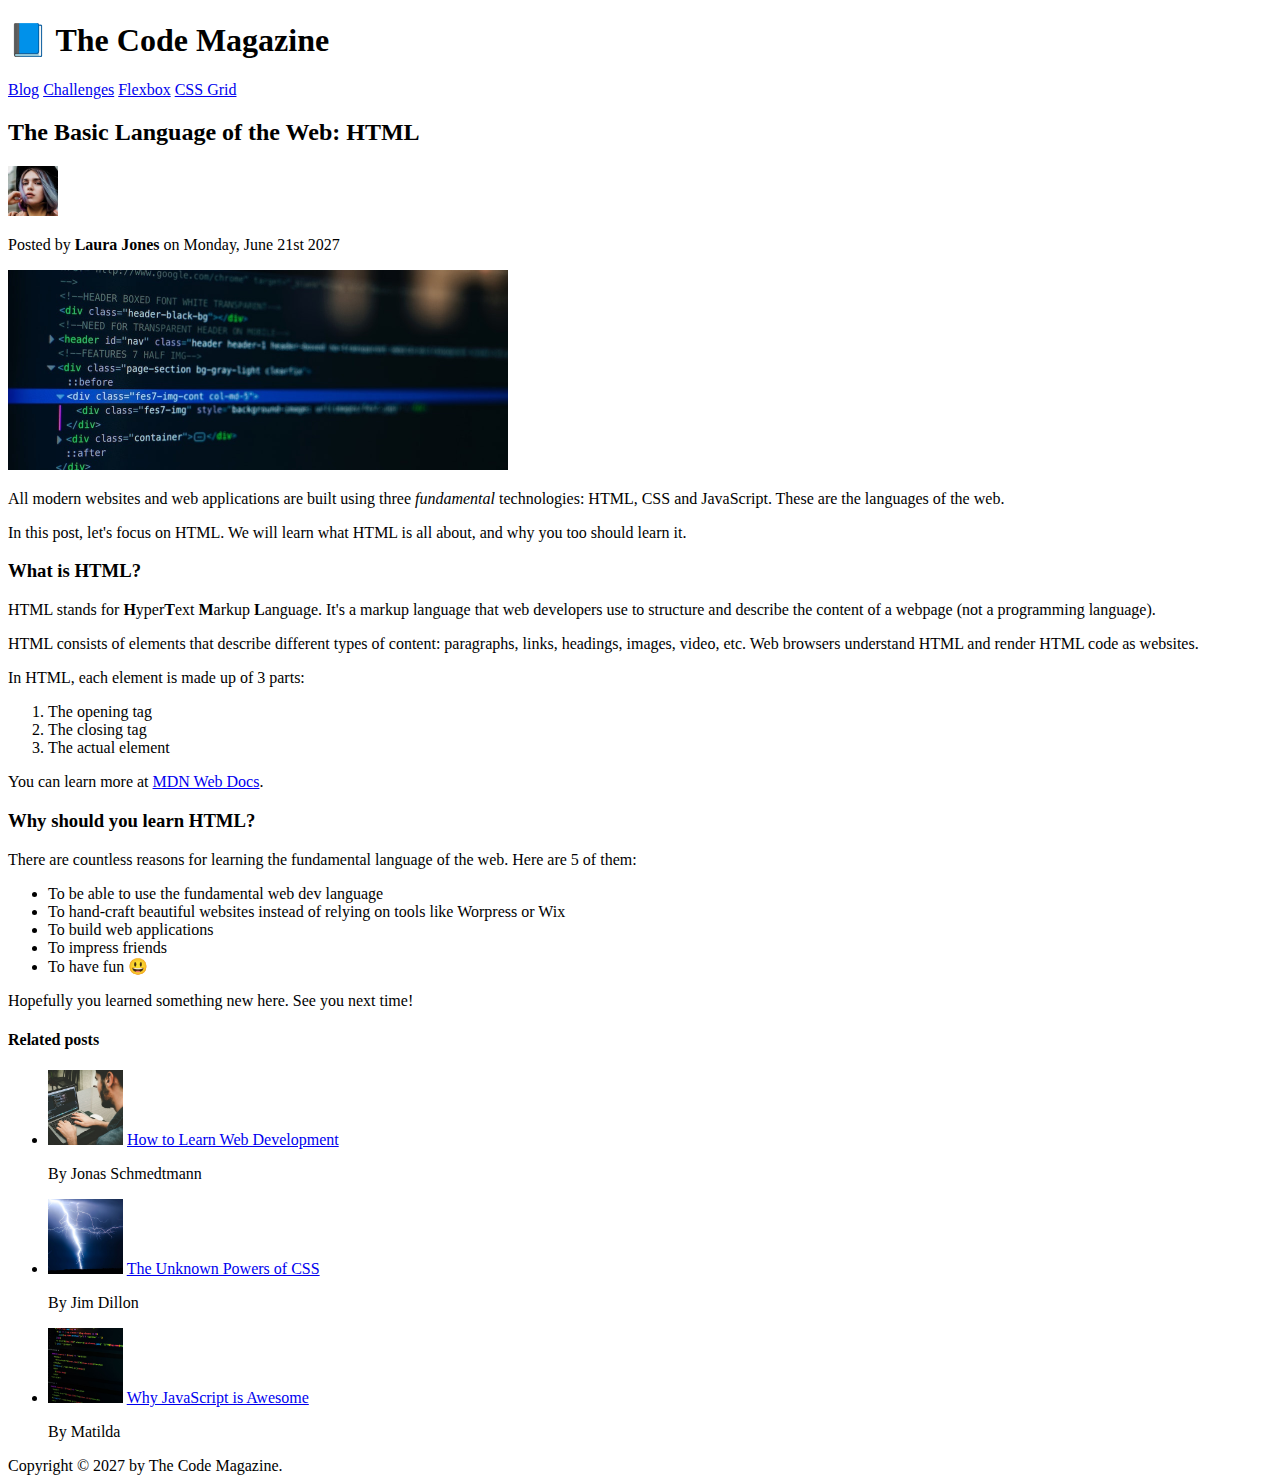
<file: final/02-HTML-Fundamentals/index.html>
<!DOCTYPE html>
<html lang="en">
  <head>
    <meta charset="UTF-8" />
    <title>The Basic Language of the Web: HTML</title>
  </head>

  <body>
    <!--
    <h1>The Basic Language of the Web: HTML</h1>
    <h2>The Basic Language of the Web: HTML</h2>
    <h3>The Basic Language of the Web: HTML</h3>
    <h4>The Basic Language of the Web: HTML</h4>
    <h5>The Basic Language of the Web: HTML</h5>
    <h6>The Basic Language of the Web: HTML</h6>
    -->

    <header>
      <h1>📘 The Code Magazine</h1>

      <nav>
        <a href="blog.html">Blog</a>
        <a href="#">Challenges</a>
        <a href="#">Flexbox</a>
        <a href="#">CSS Grid</a>
      </nav>
    </header>

    <article>
      <header>
        <h2>The Basic Language of the Web: HTML</h2>

        <img
          src="img/laura-jones.jpg"
          alt="Headshot of Laura Jones"
          height="50"
          width="50"
        />

        <p>Posted by <strong>Laura Jones</strong> on Monday, June 21st 2027</p>

        <img
          src="img/post-img.jpg"
          alt="HTML code on a screen"
          width="500"
          height="200"
        />
      </header>

      <p>
        All modern websites and web applications are built using three
        <em>fundamental</em>
        technologies: HTML, CSS and JavaScript. These are the languages of the
        web.
      </p>

      <p>
        In this post, let's focus on HTML. We will learn what HTML is all about,
        and why you too should learn it.
      </p>

      <h3>What is HTML?</h3>
      <p>
        HTML stands for <strong>H</strong>yper<strong>T</strong>ext
        <strong>M</strong>arkup <strong>L</strong>anguage. It's a markup
        language that web developers use to structure and describe the content
        of a webpage (not a programming language).
      </p>
      <p>
        HTML consists of elements that describe different types of content:
        paragraphs, links, headings, images, video, etc. Web browsers understand
        HTML and render HTML code as websites.
      </p>
      <p>In HTML, each element is made up of 3 parts:</p>

      <ol>
        <li>The opening tag</li>
        <li>The closing tag</li>
        <li>The actual element</li>
      </ol>

      <p>
        You can learn more at
        <a
          href="https://developer.mozilla.org/en-US/docs/Web/HTML"
          target="_blank"
          >MDN Web Docs</a
        >.
      </p>

      <h3>Why should you learn HTML?</h3>

      <p>
        There are countless reasons for learning the fundamental language of the
        web. Here are 5 of them:
      </p>

      <ul>
        <li>To be able to use the fundamental web dev language</li>
        <li>
          To hand-craft beautiful websites instead of relying on tools like
          Worpress or Wix
        </li>
        <li>To build web applications</li>
        <li>To impress friends</li>
        <li>To have fun 😃</li>
      </ul>

      <p>Hopefully you learned something new here. See you next time!</p>
    </article>

    <aside>
      <h4>Related posts</h4>

      <ul>
        <li>
          <img
            src="img/related-1.jpg"
            alt="Person programming"
            width="75"
            width="75"
          />
          <a href="#">How to Learn Web Development</a>
          <p>By Jonas Schmedtmann</p>
        </li>
        <li>
          <img src="img/related-2.jpg" alt="Lightning" width="75" heigth="75" />
          <a href="#">The Unknown Powers of CSS</a>
          <p>By Jim Dillon</p>
        </li>
        <li>
          <img
            src="img/related-3.jpg"
            alt="JavaScript code on a screen"
            width="75"
            height="75"
          />
          <a href="#">Why JavaScript is Awesome</a>
          <p>By Matilda</p>
        </li>
      </ul>
    </aside>

    <footer>Copyright &copy; 2027 by The Code Magazine.</footer>
  </body>
</html>
</file>
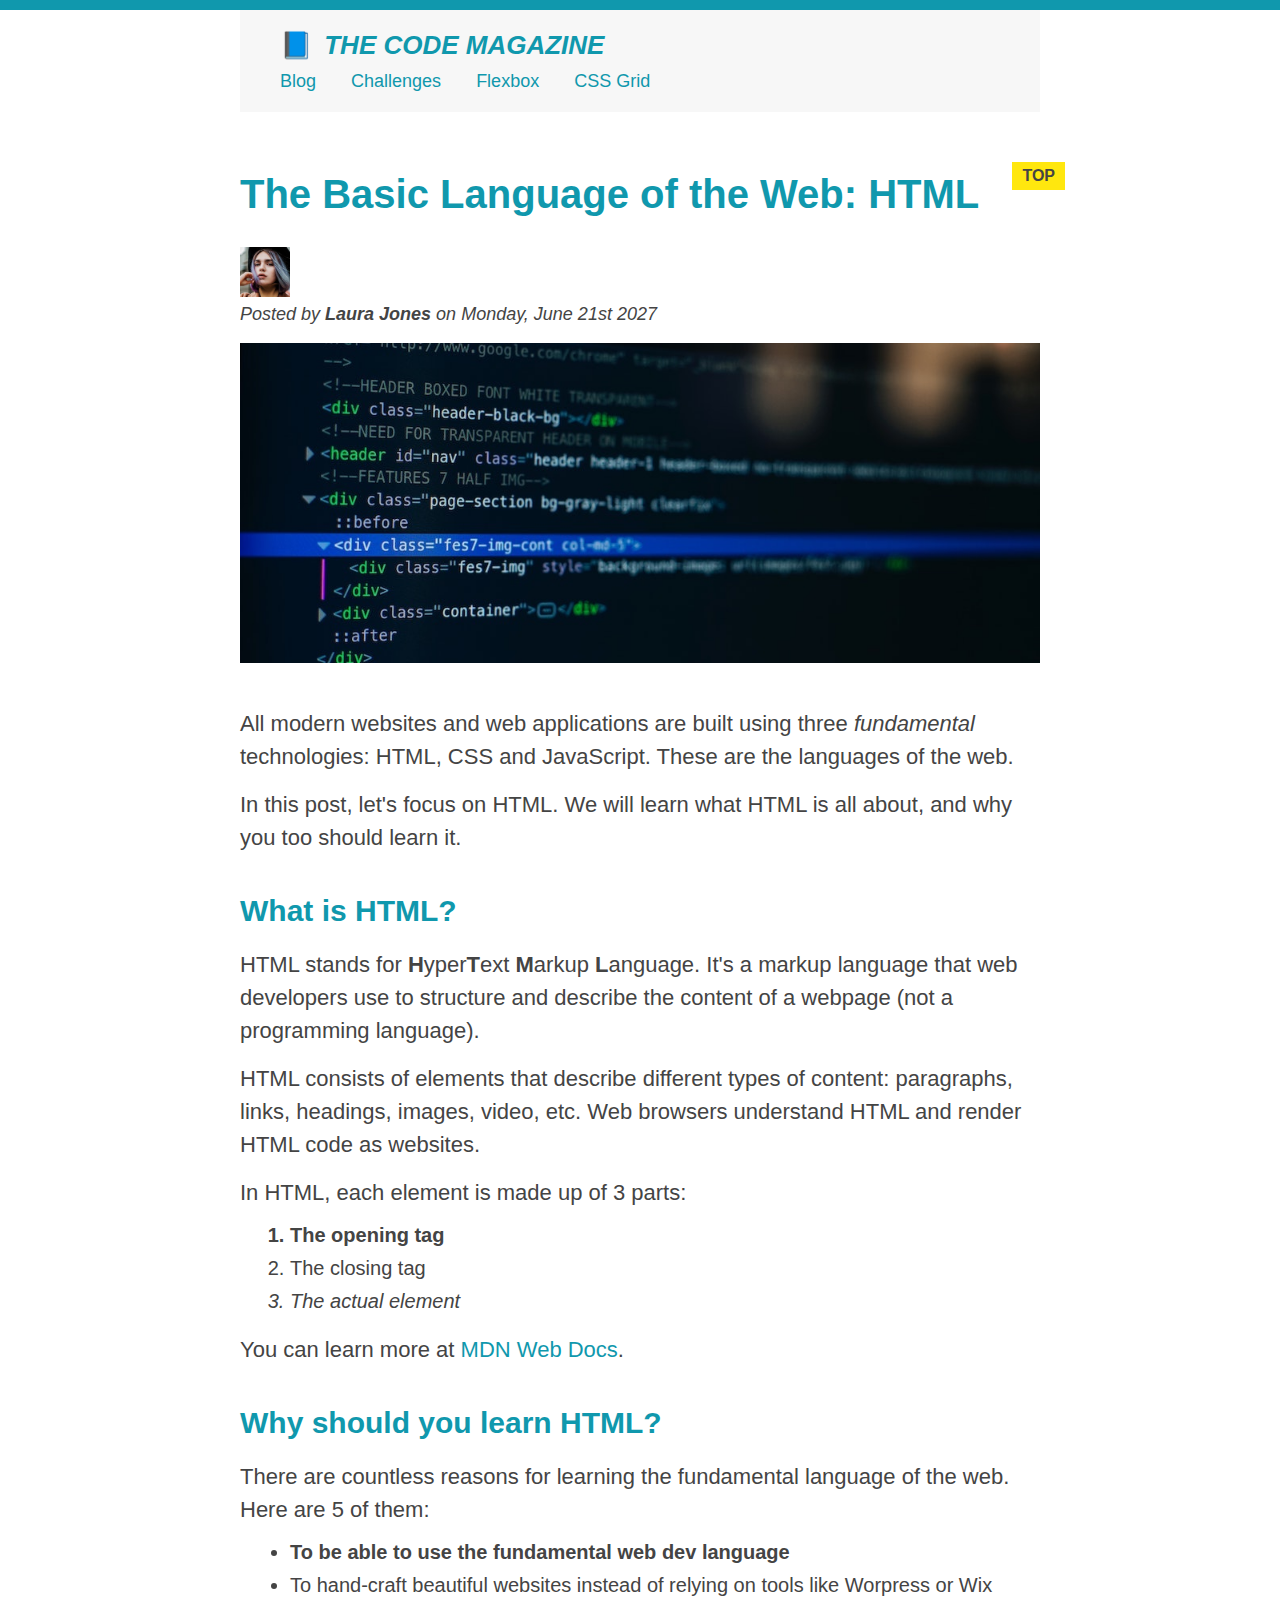
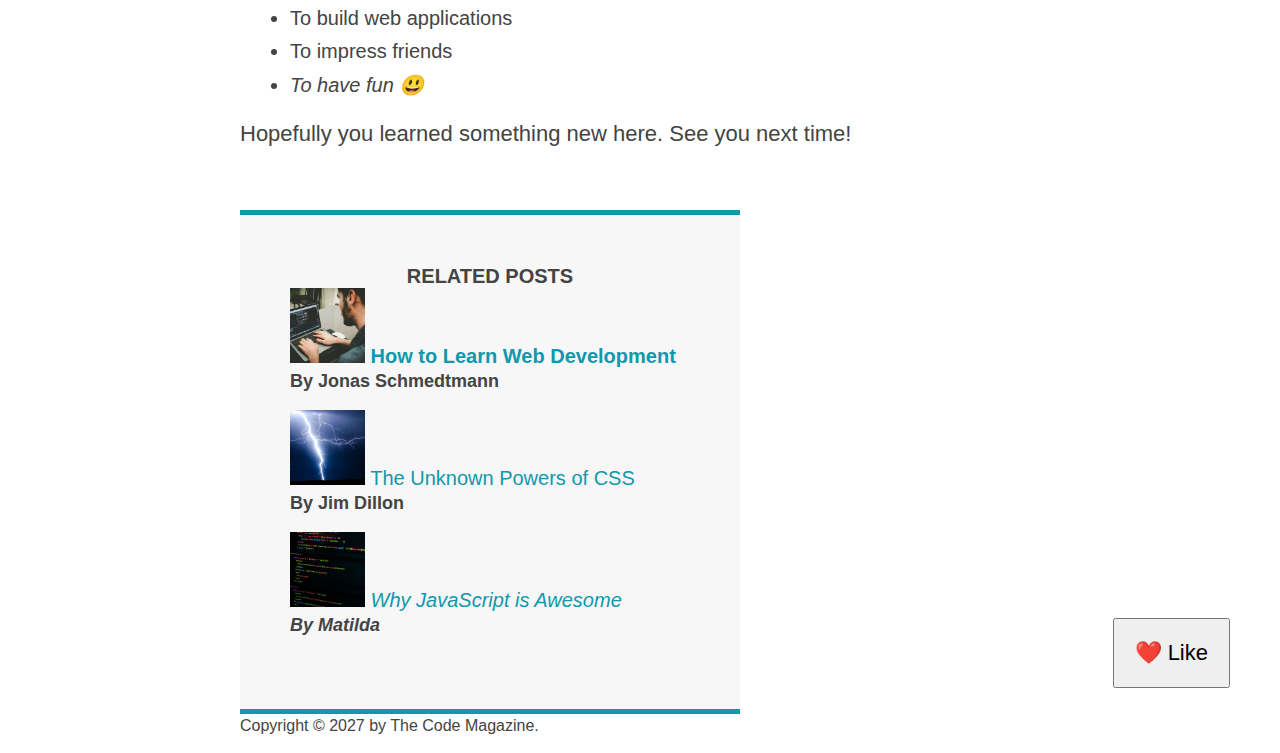
<file: final/03-CSS-Fundamentals/index.html>
<!DOCTYPE html>
<html lang="en">
  <head>
    <meta charset="UTF-8" />
    <link href="style.css" rel="stylesheet" />

    <title>The Basic Language of the Web: HTML</title>
  </head>

  <body>
    <!--
    <h1>The Basic Language of the Web: HTML</h1>
    <h2>The Basic Language of the Web: HTML</h2>
    <h3>The Basic Language of the Web: HTML</h3>
    <h4>The Basic Language of the Web: HTML</h4>
    <h5>The Basic Language of the Web: HTML</h5>
    <h6>The Basic Language of the Web: HTML</h6>
    -->

    <div class="container">
      <header class="main-header">
        <h1>📘 The Code Magazine</h1>

        <nav>
          <!-- <strong>This is the navigation</strong> -->
          <a href="blog.html">Blog</a>
          <a href="#">Challenges</a>
          <a href="#">Flexbox</a>
          <a href="#">CSS Grid</a>
        </nav>
      </header>

      <article>
        <header class="post-header">
          <h2>The Basic Language of the Web: HTML</h2>

          <img
            src="img/laura-jones.jpg"
            alt="Headshot of Laura Jones"
            height="50"
            width="50"
          />

          <p id="author">
            Posted by <strong>Laura Jones</strong> on Monday, June 21st 2027
          </p>

          <img
            src="img/post-img.jpg"
            alt="HTML code on a screen"
            width="500"
            height="200"
            class="post-img"
          />
          <button>❤️ Like</button>
        </header>

        <p>
          All modern websites and web applications are built using three
          <em>fundamental</em>
          technologies: HTML, CSS and JavaScript. These are the languages of the
          web.
        </p>

        <p>
          In this post, let's focus on HTML. We will learn what HTML is all
          about, and why you too should learn it.
        </p>

        <h3>What is HTML?</h3>
        <p>
          HTML stands for <strong>H</strong>yper<strong>T</strong>ext
          <strong>M</strong>arkup <strong>L</strong>anguage. It's a markup
          language that web developers use to structure and describe the content
          of a webpage (not a programming language).
        </p>
        <p>
          HTML consists of elements that describe different types of content:
          paragraphs, links, headings, images, video, etc. Web browsers
          understand HTML and render HTML code as websites.
        </p>
        <p>In HTML, each element is made up of 3 parts:</p>

        <ol>
          <li class="first-li">The opening tag</li>
          <li>The closing tag</li>
          <li>The actual element</li>
        </ol>

        <p>
          You can learn more at
          <a
            href="https://developer.mozilla.org/en-US/docs/Web/HTML"
            target="_blank"
            >MDN Web Docs</a
          >.
        </p>

        <h3>Why should you learn HTML?</h3>

        <p>
          There are countless reasons for learning the fundamental language of
          the web. Here are 5 of them:
        </p>

        <ul>
          <li class="first-li">
            To be able to use the fundamental web dev language
          </li>
          <li>
            To hand-craft beautiful websites instead of relying on tools like
            Worpress or Wix
          </li>
          <li>To build web applications</li>
          <li>To impress friends</li>
          <li>To have fun 😃</li>
        </ul>

        <p>Hopefully you learned something new here. See you next time!</p>
      </article>

      <aside>
        <h4>Related posts</h4>

        <ul class="related">
          <li>
            <img
              src="img/related-1.jpg"
              alt="Person programming"
              width="75"
              height="75"
            />
            <a href="#">How to Learn Web Development</a>
            <p class="related-author">By Jonas Schmedtmann</p>
          </li>
          <li>
            <img
              src="img/related-2.jpg"
              alt="Lightning"
              width="75"
              height="75"
            />
            <a href="#">The Unknown Powers of CSS</a>
            <p class="related-author">By Jim Dillon</p>
          </li>
          <li>
            <img
              src="img/related-3.jpg"
              alt="JavaScript code on a screen"
              width="75"
              height="75"
            />
            <a href="#">Why JavaScript is Awesome</a>
            <p class="related-author">By Matilda</p>
          </li>
        </ul>
      </aside>

      <footer>
        <p id="copyright" class="copyright text">
          Copyright &copy; 2027 by The Code Magazine.
        </p>
      </footer>
    </div>
  </body>
</html>
</file>
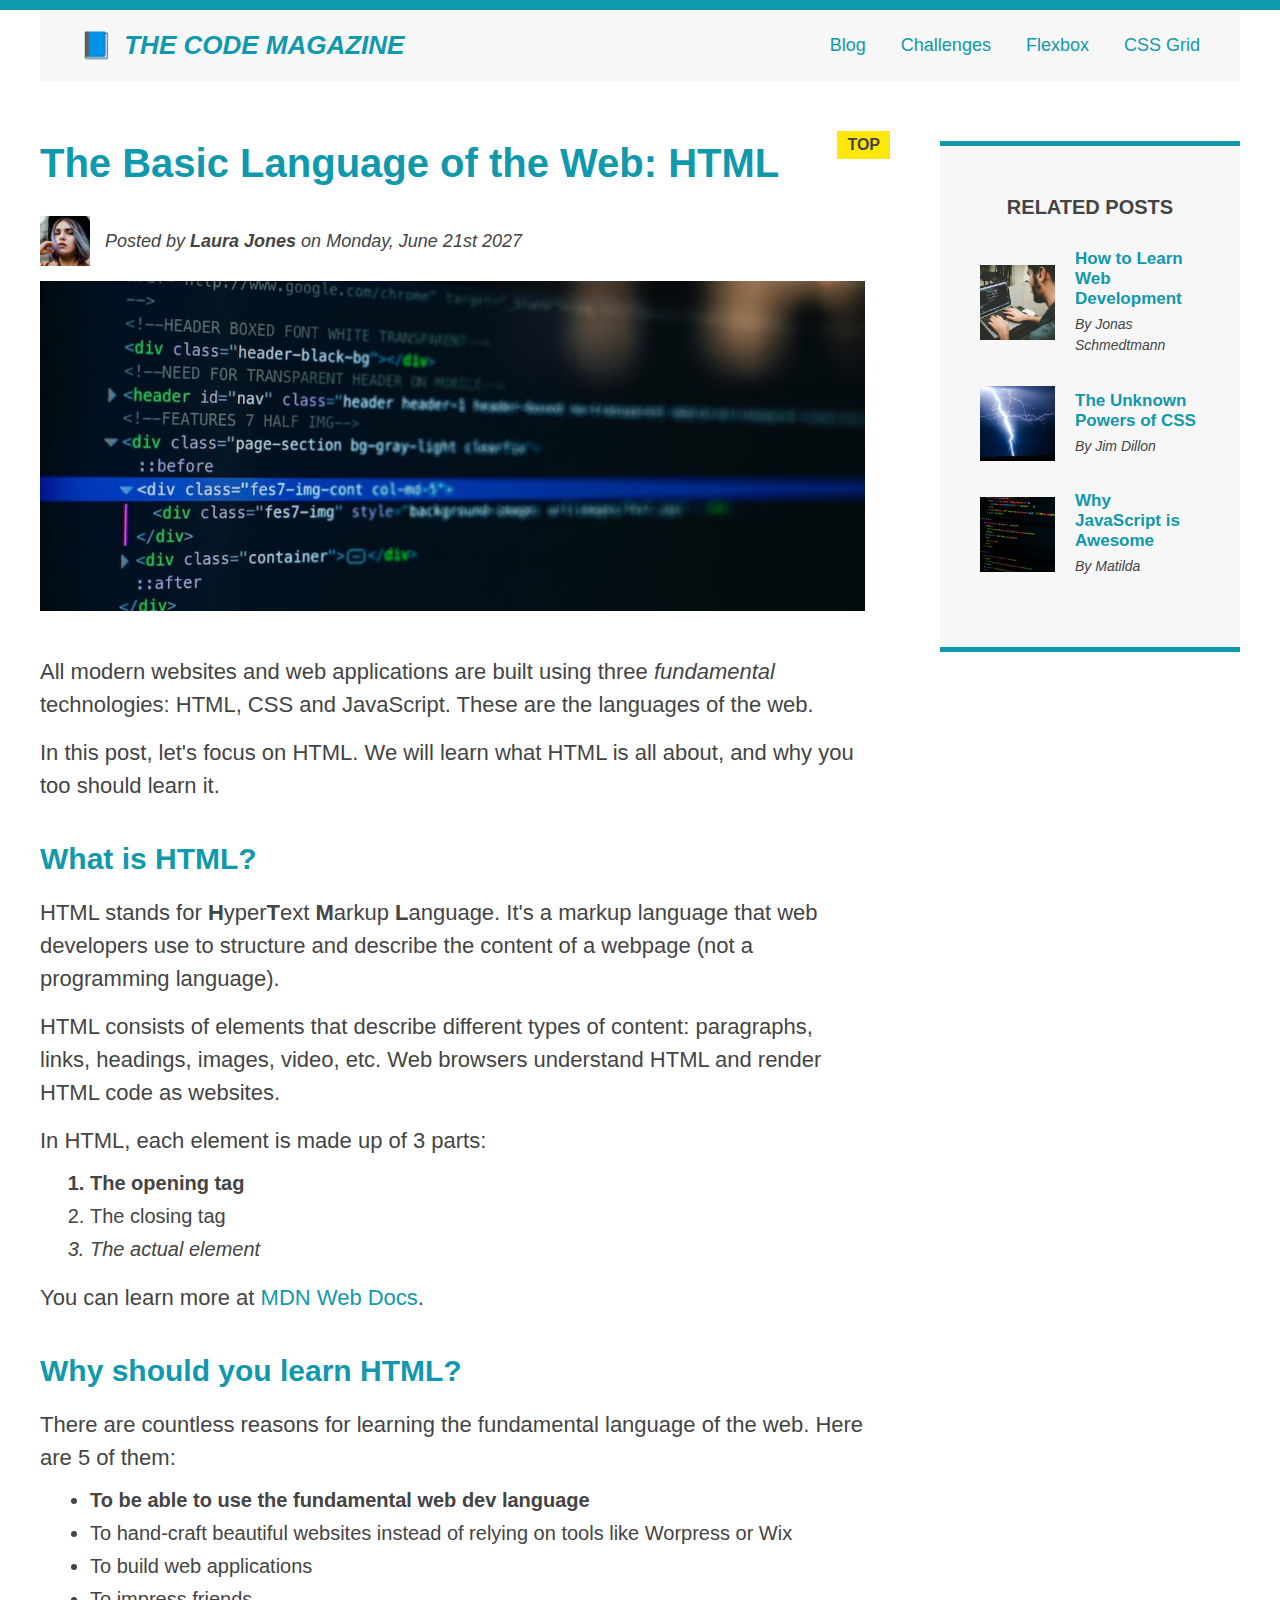
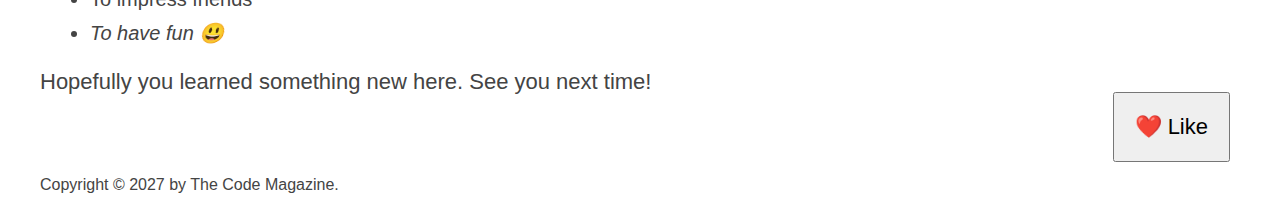
<file: final/04-CSS-Layouts/index.html>
<!DOCTYPE html>
<html lang="en">
  <head>
    <meta charset="UTF-8" />
    <link href="style.css" rel="stylesheet" />

    <title>The Basic Language of the Web: HTML</title>
  </head>

  <body>
    <!--
    <h1>The Basic Language of the Web: HTML</h1>
    <h2>The Basic Language of the Web: HTML</h2>
    <h3>The Basic Language of the Web: HTML</h3>
    <h4>The Basic Language of the Web: HTML</h4>
    <h5>The Basic Language of the Web: HTML</h5>
    <h6>The Basic Language of the Web: HTML</h6>
    -->

    <div class="container">
      <header class="main-header clearfix">
        <h1>📘 The Code Magazine</h1>

        <nav>
          <!-- <strong>This is the navigation</strong> -->
          <a href="blog.html">Blog</a>
          <a href="#">Challenges</a>
          <a href="flexbox.html">Flexbox</a>
          <a href="css-grid.html">CSS Grid</a>
        </nav>

        <!-- <div class="clear"></div> -->
      </header>

      <!-- ONLY NECESSARY FOR FLEXBOX -->
      <!-- <div class="row"> -->
      <article>
        <header class="post-header">
          <h2>The Basic Language of the Web: HTML</h2>

          <div class="author-box">
            <img
              src="img/laura-jones.jpg"
              alt="Headshot of Laura Jones"
              height="50"
              width="50"
              class="author-img"
            />

            <p id="author" class="author">
              Posted by <strong>Laura Jones</strong> on Monday, June 21st 2027
            </p>
          </div>

          <img
            src="img/post-img.jpg"
            alt="HTML code on a screen"
            width="500"
            height="200"
            class="post-img"
          />
          <button>❤️ Like</button>
        </header>

        <p>
          All modern websites and web applications are built using three
          <em>fundamental</em>
          technologies: HTML, CSS and JavaScript. These are the languages of the
          web.
        </p>

        <p>
          In this post, let's focus on HTML. We will learn what HTML is all
          about, and why you too should learn it.
        </p>

        <h3>What is HTML?</h3>
        <p>
          HTML stands for <strong>H</strong>yper<strong>T</strong>ext
          <strong>M</strong>arkup <strong>L</strong>anguage. It's a markup
          language that web developers use to structure and describe the content
          of a webpage (not a programming language).
        </p>
        <p>
          HTML consists of elements that describe different types of content:
          paragraphs, links, headings, images, video, etc. Web browsers
          understand HTML and render HTML code as websites.
        </p>
        <p>In HTML, each element is made up of 3 parts:</p>

        <ol>
          <li class="first-li">The opening tag</li>
          <li>The closing tag</li>
          <li>The actual element</li>
        </ol>

        <p>
          You can learn more at
          <a
            href="https://developer.mozilla.org/en-US/docs/Web/HTML"
            target="_blank"
            >MDN Web Docs</a
          >.
        </p>

        <h3>Why should you learn HTML?</h3>

        <p>
          There are countless reasons for learning the fundamental language of
          the web. Here are 5 of them:
        </p>

        <ul>
          <li class="first-li">
            To be able to use the fundamental web dev language
          </li>
          <li>
            To hand-craft beautiful websites instead of relying on tools like
            Worpress or Wix
          </li>
          <li>To build web applications</li>
          <li>To impress friends</li>
          <li>To have fun 😃</li>
        </ul>

        <p>Hopefully you learned something new here. See you next time!</p>
      </article>

      <aside>
        <h4>Related posts</h4>

        <ul class="related">
          <li class="related-post">
            <img
              src="img/related-1.jpg"
              alt="Person programming"
              width="75"
              height="75"
            />
            <div>
              <a href="#" class="related-link">How to Learn Web Development</a>
              <p class="related-author">By Jonas Schmedtmann</p>
            </div>
          </li>
          <li class="related-post">
            <img
              src="img/related-2.jpg"
              alt="Lightning"
              width="75"
              height="75"
            />
            <div>
              <a href="#" class="related-link">The Unknown Powers of CSS</a>
              <p class="related-author">By Jim Dillon</p>
            </div>
          </li>
          <li class="related-post">
            <img
              src="img/related-3.jpg"
              alt="JavaScript code on a screen"
              width="75"
              height="75"
            />
            <div>
              <a href="#" class="related-link">Why JavaScript is Awesome</a>
              <p class="related-author">By Matilda</p>
            </div>
          </li>
        </ul>
      </aside>
      <!-- </div> -->

      <footer>
        <p id="copyright" class="copyright text">
          Copyright &copy; 2027 by The Code Magazine.
        </p>
      </footer>
    </div>
  </body>
</html>
</file>
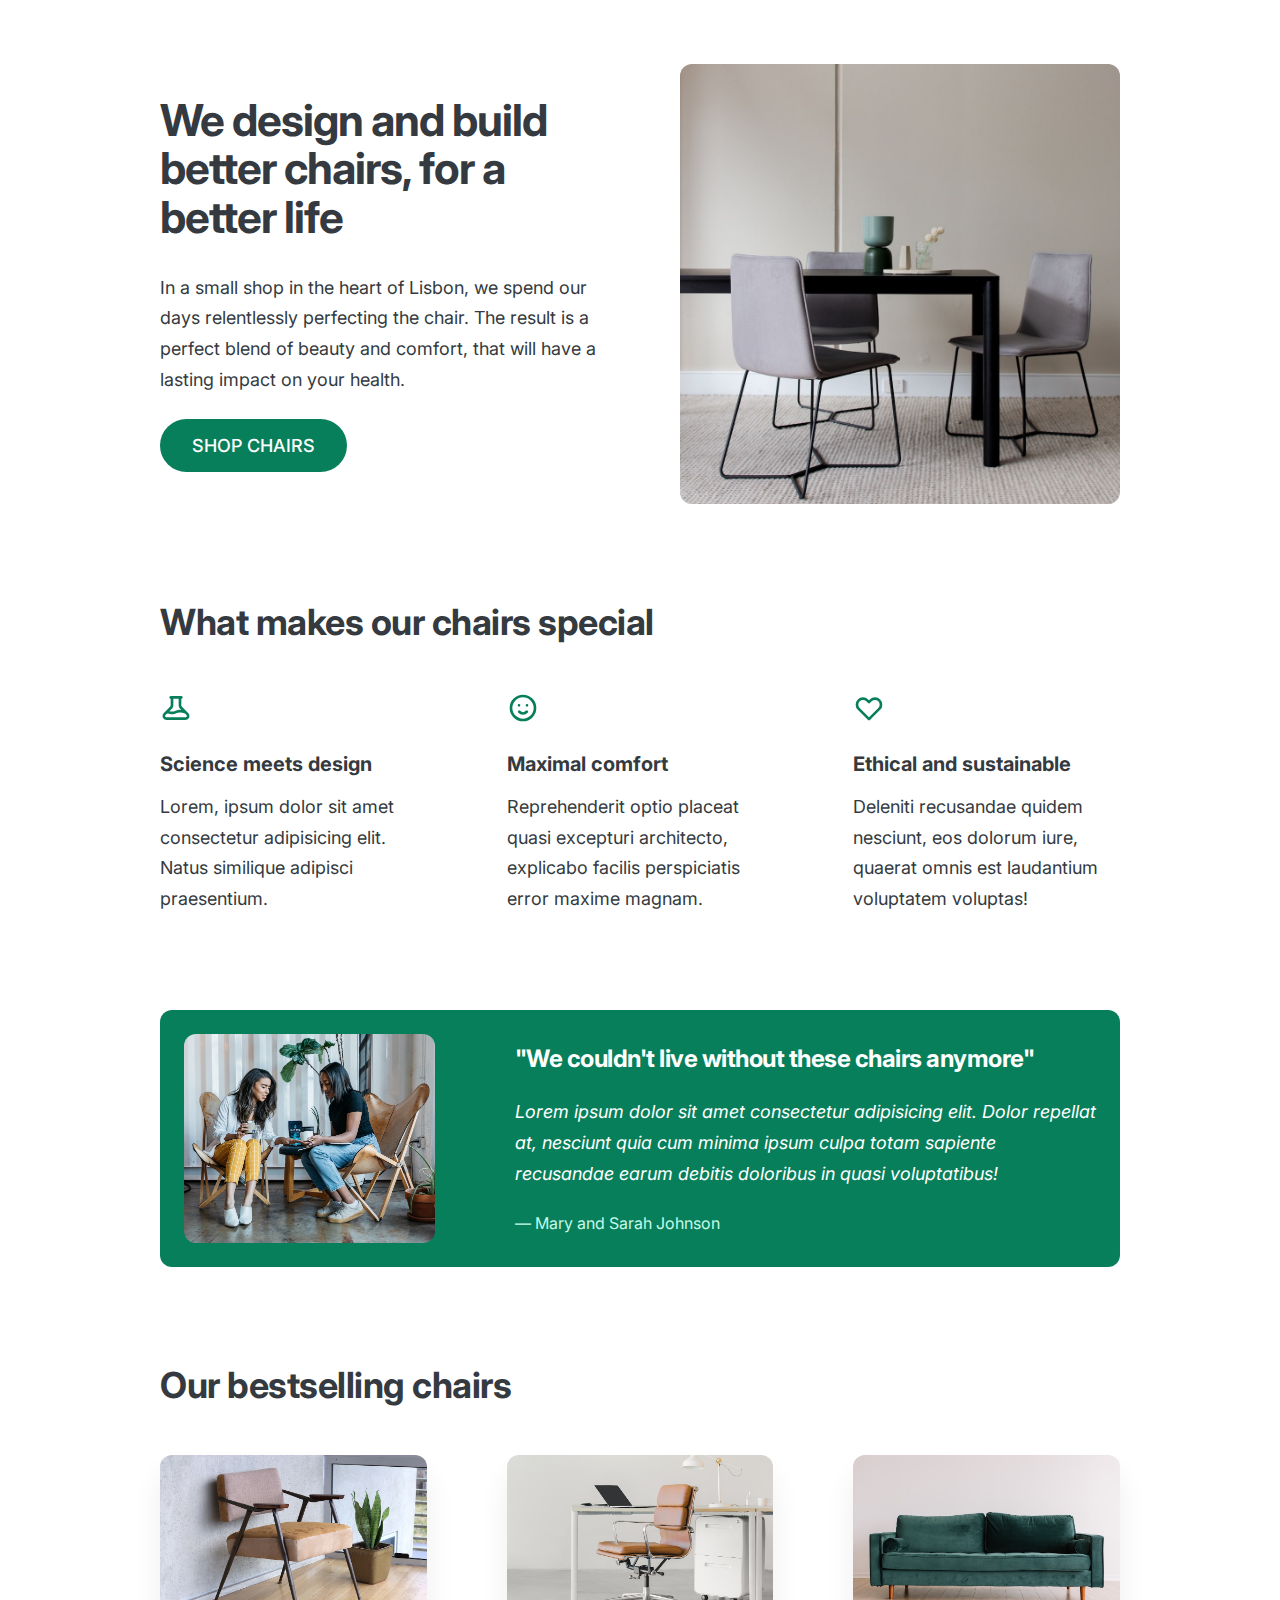
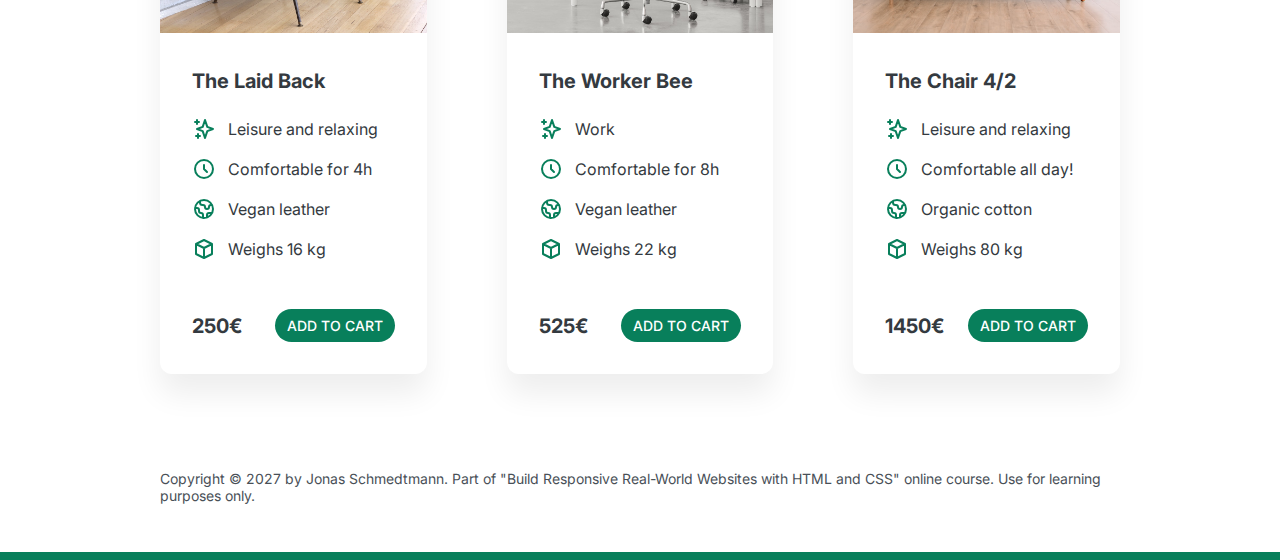
<file: final/05-Design/index.html>
<!DOCTYPE html>
<html lang="en">
  <head>
    <meta charset="UTF-8" />
    <meta http-equiv="X-UA-Compatible" content="IE=edge" />
    <meta name="viewport" content="width=device-width, initial-scale=1.0" />

    <link rel="preconnect" href="https://fonts.gstatic.com" />
    <link
      href="https://fonts.googleapis.com/css2?family=Inter:wght@400;500;700&display=swap"
      rel="stylesheet"
    />

    <link rel="stylesheet" href="style.css" />
    <title>Lisbon Chair Shop</title>
  </head>
  <body>
    <div class="container">
      <header>
        <div class="header-text-box">
          <h1>We design and build better chairs, for a better life</h1>
          <p class="header-text">
            In a small shop in the heart of Lisbon, we spend our days
            relentlessly perfecting the chair. The result is a perfect blend of
            beauty and comfort, that will have a lasting impact on your health.
          </p>
          <a class="btn btn--big" href="#">Shop chairs</a>
        </div>
        <img src="hero.jpg" alt="Photo" />
      </header>

      <section>
        <h2>What makes our chairs special</h2>
        <div class="grid-3-cols">
          <div>
            <svg
              xmlns="http://www.w3.org/2000/svg"
              class="features-icon"
              fill="none"
              viewBox="0 0 24 24"
              stroke="currentColor"
            >
              <path
                stroke-linecap="round"
                stroke-linejoin="round"
                stroke-width="2"
                d="M19.428 15.428a2 2 0 00-1.022-.547l-2.387-.477a6 6 0 00-3.86.517l-.318.158a6 6 0 01-3.86.517L6.05 15.21a2 2 0 00-1.806.547M8 4h8l-1 1v5.172a2 2 0 00.586 1.414l5 5c1.26 1.26.367 3.414-1.415 3.414H4.828c-1.782 0-2.674-2.154-1.414-3.414l5-5A2 2 0 009 10.172V5L8 4z"
              />
            </svg>
            <p class="features-title"><strong>Science meets design</strong></p>
            <p class="features-text">
              Lorem, ipsum dolor sit amet consectetur adipisicing elit. Natus
              similique adipisci praesentium.
            </p>
          </div>

          <div>
            <svg
              xmlns="http://www.w3.org/2000/svg"
              class="features-icon"
              fill="none"
              viewBox="0 0 24 24"
              stroke="currentColor"
            >
              <path
                stroke-linecap="round"
                stroke-linejoin="round"
                stroke-width="2"
                d="M14.828 14.828a4 4 0 01-5.656 0M9 10h.01M15 10h.01M21 12a9 9 0 11-18 0 9 9 0 0118 0z"
              />
            </svg>
            <p class="features-title">
              <strong>Maximal comfort</strong>
            </p>
            <p class="features-text">
              Reprehenderit optio placeat quasi excepturi architecto, explicabo
              facilis perspiciatis error maxime magnam.
            </p>
          </div>

          <div>
            <svg
              xmlns="http://www.w3.org/2000/svg"
              class="features-icon"
              fill="none"
              viewBox="0 0 24 24"
              stroke="currentColor"
            >
              <path
                stroke-linecap="round"
                stroke-linejoin="round"
                stroke-width="2"
                d="M4.318 6.318a4.5 4.5 0 000 6.364L12 20.364l7.682-7.682a4.5 4.5 0 00-6.364-6.364L12 7.636l-1.318-1.318a4.5 4.5 0 00-6.364 0z"
              />
            </svg>
            <p class="features-title">
              <strong>Ethical and sustainable</strong>
            </p>
            <p class="features-text">
              Deleniti recusandae quidem nesciunt, eos dolorum iure, quaerat
              omnis est laudantium voluptatem voluptas!
            </p>
          </div>
        </div>
      </section>

      <section class="testimonial-section">
        <div class="grid-3-cols">
          <img src="customers.jpg" alt="People sitting on chairs" />
          <div class="testimonial-box">
            <h2>"We couldn't live without these chairs anymore"</h2>
            <blockquote class="testimonial-text">
              Lorem ipsum dolor sit amet consectetur adipisicing elit. Dolor
              repellat at, nesciunt quia cum minima ipsum culpa totam sapiente
              recusandae earum debitis doloribus in quasi voluptatibus!
            </blockquote>
            <p class="testimonial-author">&mdash; Mary and Sarah Johnson</p>
          </div>
        </div>
      </section>

      <section>
        <h2>Our bestselling chairs</h2>
        <div class="grid-3-cols">
          <figure class="chair">
            <img src="chair-1.jpg" alt="Chair" />
            <div class="chair-box">
              <h3>The Laid Back</h3>
              <ul class="chair-details">
                <li>
                  <svg
                    xmlns="http://www.w3.org/2000/svg"
                    class="chair-icon"
                    fill="none"
                    viewBox="0 0 24 24"
                    stroke="currentColor"
                  >
                    <path
                      stroke-linecap="round"
                      stroke-linejoin="round"
                      stroke-width="2"
                      d="M5 3v4M3 5h4M6 17v4m-2-2h4m5-16l2.286 6.857L21 12l-5.714 2.143L13 21l-2.286-6.857L5 12l5.714-2.143L13 3z"
                    />
                  </svg>
                  <!-- Span is a generic INLINE text element, it doesn't have any meaning. It's like a div element, but inline -->
                  <span>Leisure and relaxing</span>
                </li>
                <li>
                  <svg
                    xmlns="http://www.w3.org/2000/svg"
                    class="chair-icon"
                    fill="none"
                    viewBox="0 0 24 24"
                    stroke="currentColor"
                  >
                    <path
                      stroke-linecap="round"
                      stroke-linejoin="round"
                      stroke-width="2"
                      d="M12 8v4l3 3m6-3a9 9 0 11-18 0 9 9 0 0118 0z"
                    />
                  </svg>
                  <span>Comfortable for 4h</span>
                </li>
                <li>
                  <svg
                    xmlns="http://www.w3.org/2000/svg"
                    class="chair-icon"
                    fill="none"
                    viewBox="0 0 24 24"
                    stroke="currentColor"
                  >
                    <path
                      stroke-linecap="round"
                      stroke-linejoin="round"
                      stroke-width="2"
                      d="M3.055 11H5a2 2 0 012 2v1a2 2 0 002 2 2 2 0 012 2v2.945M8 3.935V5.5A2.5 2.5 0 0010.5 8h.5a2 2 0 012 2 2 2 0 104 0 2 2 0 012-2h1.064M15 20.488V18a2 2 0 012-2h3.064M21 12a9 9 0 11-18 0 9 9 0 0118 0z"
                    />
                  </svg>
                  <span>Vegan leather</span>
                </li>
                <li>
                  <svg
                    xmlns="http://www.w3.org/2000/svg"
                    class="chair-icon"
                    fill="none"
                    viewBox="0 0 24 24"
                    stroke="currentColor"
                  >
                    <path
                      stroke-linecap="round"
                      stroke-linejoin="round"
                      stroke-width="2"
                      d="M20 7l-8-4-8 4m16 0l-8 4m8-4v10l-8 4m0-10L4 7m8 4v10M4 7v10l8 4"
                    />
                  </svg>
                  <span>Weighs 16 kg</span>
                </li>
              </ul>
              <div class="chair-price">
                <strong>250€</strong>
                <a href="#" class="btn btn--small">Add to cart</a>
              </div>
            </div>
          </figure>

          <figure class="chair">
            <img src="chair-2.jpg" alt="Chair" />
            <div class="chair-box">
              <h3>The Worker Bee</h3>
              <ul class="chair-details">
                <li>
                  <svg
                    xmlns="http://www.w3.org/2000/svg"
                    class="chair-icon"
                    fill="none"
                    viewBox="0 0 24 24"
                    stroke="currentColor"
                  >
                    <path
                      stroke-linecap="round"
                      stroke-linejoin="round"
                      stroke-width="2"
                      d="M5 3v4M3 5h4M6 17v4m-2-2h4m5-16l2.286 6.857L21 12l-5.714 2.143L13 21l-2.286-6.857L5 12l5.714-2.143L13 3z"
                    />
                  </svg>
                  <span>Work</span>
                </li>
                <li>
                  <svg
                    xmlns="http://www.w3.org/2000/svg"
                    class="chair-icon"
                    fill="none"
                    viewBox="0 0 24 24"
                    stroke="currentColor"
                  >
                    <path
                      stroke-linecap="round"
                      stroke-linejoin="round"
                      stroke-width="2"
                      d="M12 8v4l3 3m6-3a9 9 0 11-18 0 9 9 0 0118 0z"
                    />
                  </svg>
                  <span>Comfortable for 8h</span>
                </li>
                <li>
                  <svg
                    xmlns="http://www.w3.org/2000/svg"
                    class="chair-icon"
                    fill="none"
                    viewBox="0 0 24 24"
                    stroke="currentColor"
                  >
                    <path
                      stroke-linecap="round"
                      stroke-linejoin="round"
                      stroke-width="2"
                      d="M3.055 11H5a2 2 0 012 2v1a2 2 0 002 2 2 2 0 012 2v2.945M8 3.935V5.5A2.5 2.5 0 0010.5 8h.5a2 2 0 012 2 2 2 0 104 0 2 2 0 012-2h1.064M15 20.488V18a2 2 0 012-2h3.064M21 12a9 9 0 11-18 0 9 9 0 0118 0z"
                    />
                  </svg>
                  <span>Vegan leather</span>
                </li>
                <li>
                  <svg
                    xmlns="http://www.w3.org/2000/svg"
                    class="chair-icon"
                    fill="none"
                    viewBox="0 0 24 24"
                    stroke="currentColor"
                  >
                    <path
                      stroke-linecap="round"
                      stroke-linejoin="round"
                      stroke-width="2"
                      d="M20 7l-8-4-8 4m16 0l-8 4m8-4v10l-8 4m0-10L4 7m8 4v10M4 7v10l8 4"
                    />
                  </svg>
                  <span>Weighs 22 kg</span>
                </li>
              </ul>
              <div class="chair-price">
                <strong>525€</strong>
                <a href="#" class="btn btn--small">Add to cart</a>
              </div>
            </div>
          </figure>

          <figure class="chair">
            <img src="chair-3.jpg" alt="Chair" />
            <div class="chair-box">
              <h3>The Chair 4/2</h3>
              <ul class="chair-details">
                <li>
                  <svg
                    xmlns="http://www.w3.org/2000/svg"
                    class="chair-icon"
                    fill="none"
                    viewBox="0 0 24 24"
                    stroke="currentColor"
                  >
                    <path
                      stroke-linecap="round"
                      stroke-linejoin="round"
                      stroke-width="2"
                      d="M5 3v4M3 5h4M6 17v4m-2-2h4m5-16l2.286 6.857L21 12l-5.714 2.143L13 21l-2.286-6.857L5 12l5.714-2.143L13 3z"
                    />
                  </svg>
                  <span>Leisure and relaxing</span>
                </li>
                <li>
                  <svg
                    xmlns="http://www.w3.org/2000/svg"
                    class="chair-icon"
                    fill="none"
                    viewBox="0 0 24 24"
                    stroke="currentColor"
                  >
                    <path
                      stroke-linecap="round"
                      stroke-linejoin="round"
                      stroke-width="2"
                      d="M12 8v4l3 3m6-3a9 9 0 11-18 0 9 9 0 0118 0z"
                    />
                  </svg>
                  <span>Comfortable all day!</span>
                </li>
                <li>
                  <svg
                    xmlns="http://www.w3.org/2000/svg"
                    class="chair-icon"
                    fill="none"
                    viewBox="0 0 24 24"
                    stroke="currentColor"
                  >
                    <path
                      stroke-linecap="round"
                      stroke-linejoin="round"
                      stroke-width="2"
                      d="M3.055 11H5a2 2 0 012 2v1a2 2 0 002 2 2 2 0 012 2v2.945M8 3.935V5.5A2.5 2.5 0 0010.5 8h.5a2 2 0 012 2 2 2 0 104 0 2 2 0 012-2h1.064M15 20.488V18a2 2 0 012-2h3.064M21 12a9 9 0 11-18 0 9 9 0 0118 0z"
                    />
                  </svg>
                  <span>Organic cotton</span>
                </li>
                <li>
                  <svg
                    xmlns="http://www.w3.org/2000/svg"
                    class="chair-icon"
                    fill="none"
                    viewBox="0 0 24 24"
                    stroke="currentColor"
                  >
                    <path
                      stroke-linecap="round"
                      stroke-linejoin="round"
                      stroke-width="2"
                      d="M20 7l-8-4-8 4m16 0l-8 4m8-4v10l-8 4m0-10L4 7m8 4v10M4 7v10l8 4"
                    />
                  </svg>
                  <span>Weighs 80 kg</span>
                </li>
              </ul>
              <div class="chair-price">
                <strong>1450€</strong>
                <a href="#" class="btn btn--small">Add to cart</a>
              </div>
            </div>
          </figure>
        </div>
      </section>

      <footer>
        Copyright &copy; 2027 by Jonas Schmedtmann. Part of "Build Responsive
        Real-World Websites with HTML and CSS" online course. Use for learning
        purposes only.
      </footer>
    </div>
  </body>
</html>
</file>
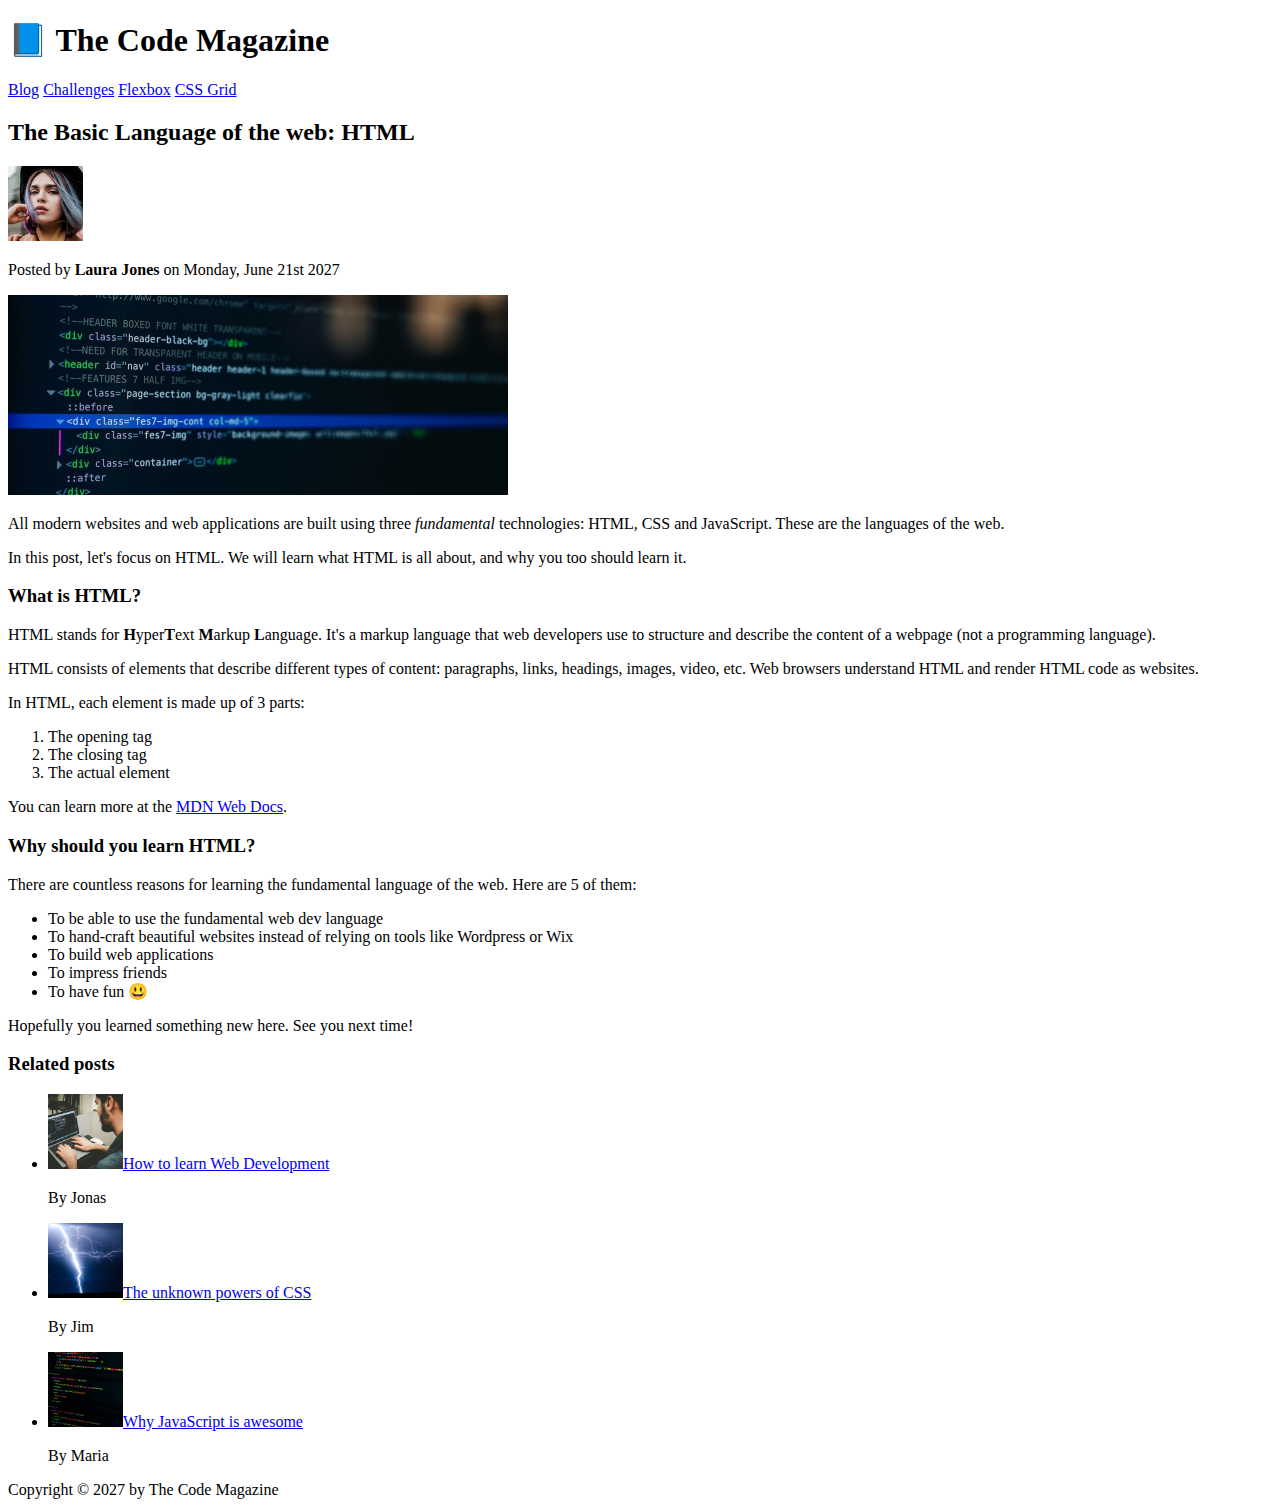
<file: starter/02-HTML-Fundamentals/index.html>
<!DOCTYPE html>
<html lang="en">
  <head>
    <meta charset="UTF-8" />
    <title>The Basic Language of the web: HTML</title>
  </head>
  <body>
    <header>
      <h1>📘 The Code Magazine</h1>

      <nav>
        <a href="./blog.html">Blog</a>
        <a href="./blog.html">Challenges</a>
        <a href="./blog.html">Flexbox</a>
        <a href="./blog.html">CSS Grid</a>
      </nav>
    </header>
    <article>
      <header>
        <h2>The Basic Language of the web: HTML</h2>

        <img
          src="./img/laura-jones.jpg"
          alt="Laura Jones"
          width="75"
          height="75"
        />

        <p>Posted by <strong>Laura Jones</strong> on Monday, June 21st 2027</p>

        <img
          src="./img/post-img.jpg"
          alt="HTML code on a screen"
          width="500"
          height="200"
        />
      </header>
      <p>
        All modern websites and web applications are built using three
        <em>fundamental</em>
        technologies: HTML, CSS and JavaScript. These are the languages of the
        web.
      </p>
      <p>
        In this post, let's focus on HTML. We will learn what HTML is all about,
        and why you too should learn it.
      </p>
      <h3>What is HTML?</h3>
      <p>
        HTML stands for <strong>H</strong>yper<strong>T</strong>ext
        <strong>M</strong>arkup <strong>L</strong>anguage. It's a markup
        language that web developers use to structure and describe the content
        of a webpage (not a programming language).
      </p>
      <p>
        HTML consists of elements that describe different types of content:
        paragraphs, links, headings, images, video, etc. Web browsers understand
        HTML and render HTML code as websites.
      </p>

      <p>In HTML, each element is made up of 3 parts:</p>
      <ol>
        <li>The opening tag</li>
        <li>The closing tag</li>
        <li>The actual element</li>
      </ol>

      <p>
        You can learn more at the
        <a target="_blank" href="https://developer.mozilla.org/en-US/"
          >MDN Web Docs</a
        >.
      </p>

      <h3>Why should you learn HTML?</h3>

      <p>
        There are countless reasons for learning the fundamental language of the
        web. Here are 5 of them:
      </p>

      <ul>
        <li>To be able to use the fundamental web dev language</li>
        <li>
          To hand-craft beautiful websites instead of relying on tools like
          Wordpress or Wix
        </li>
        <li>To build web applications</li>
        <li>To impress friends</li>
        <li>To have fun 😃</li>
      </ul>

      <p>Hopefully you learned something new here. See you next time!</p>
    </article>
    <aside>
      <h3>Related posts</h3>
      <ul>
        <li>
          <img
            src="./img/related-1.jpg"
            alt="Developer"
            width="75"
            height="75"
          /><a href="#">How to learn Web Development</a>
          <p>By Jonas</p>
        </li>
        <li>
          <img
            src="./img/related-2.jpg"
            alt="lightning bolt"
            width="75"
            height="75"
          /><a href="#">The unknown powers of CSS</a>
          <p>By Jim</p>
        </li>
        <li>
          <img 
            src="./img/related-3.jpg"
            alt="Javascript code on screen"
            width="75"
            height="75"
          /><a href="#">Why JavaScript is awesome</a>
          <p>By Maria</p>
        </li>
      </ul>
    </aside>
    <footer>Copyright &copy; 2027 by The Code Magazine</footer>
  </body>
</html>
</file>
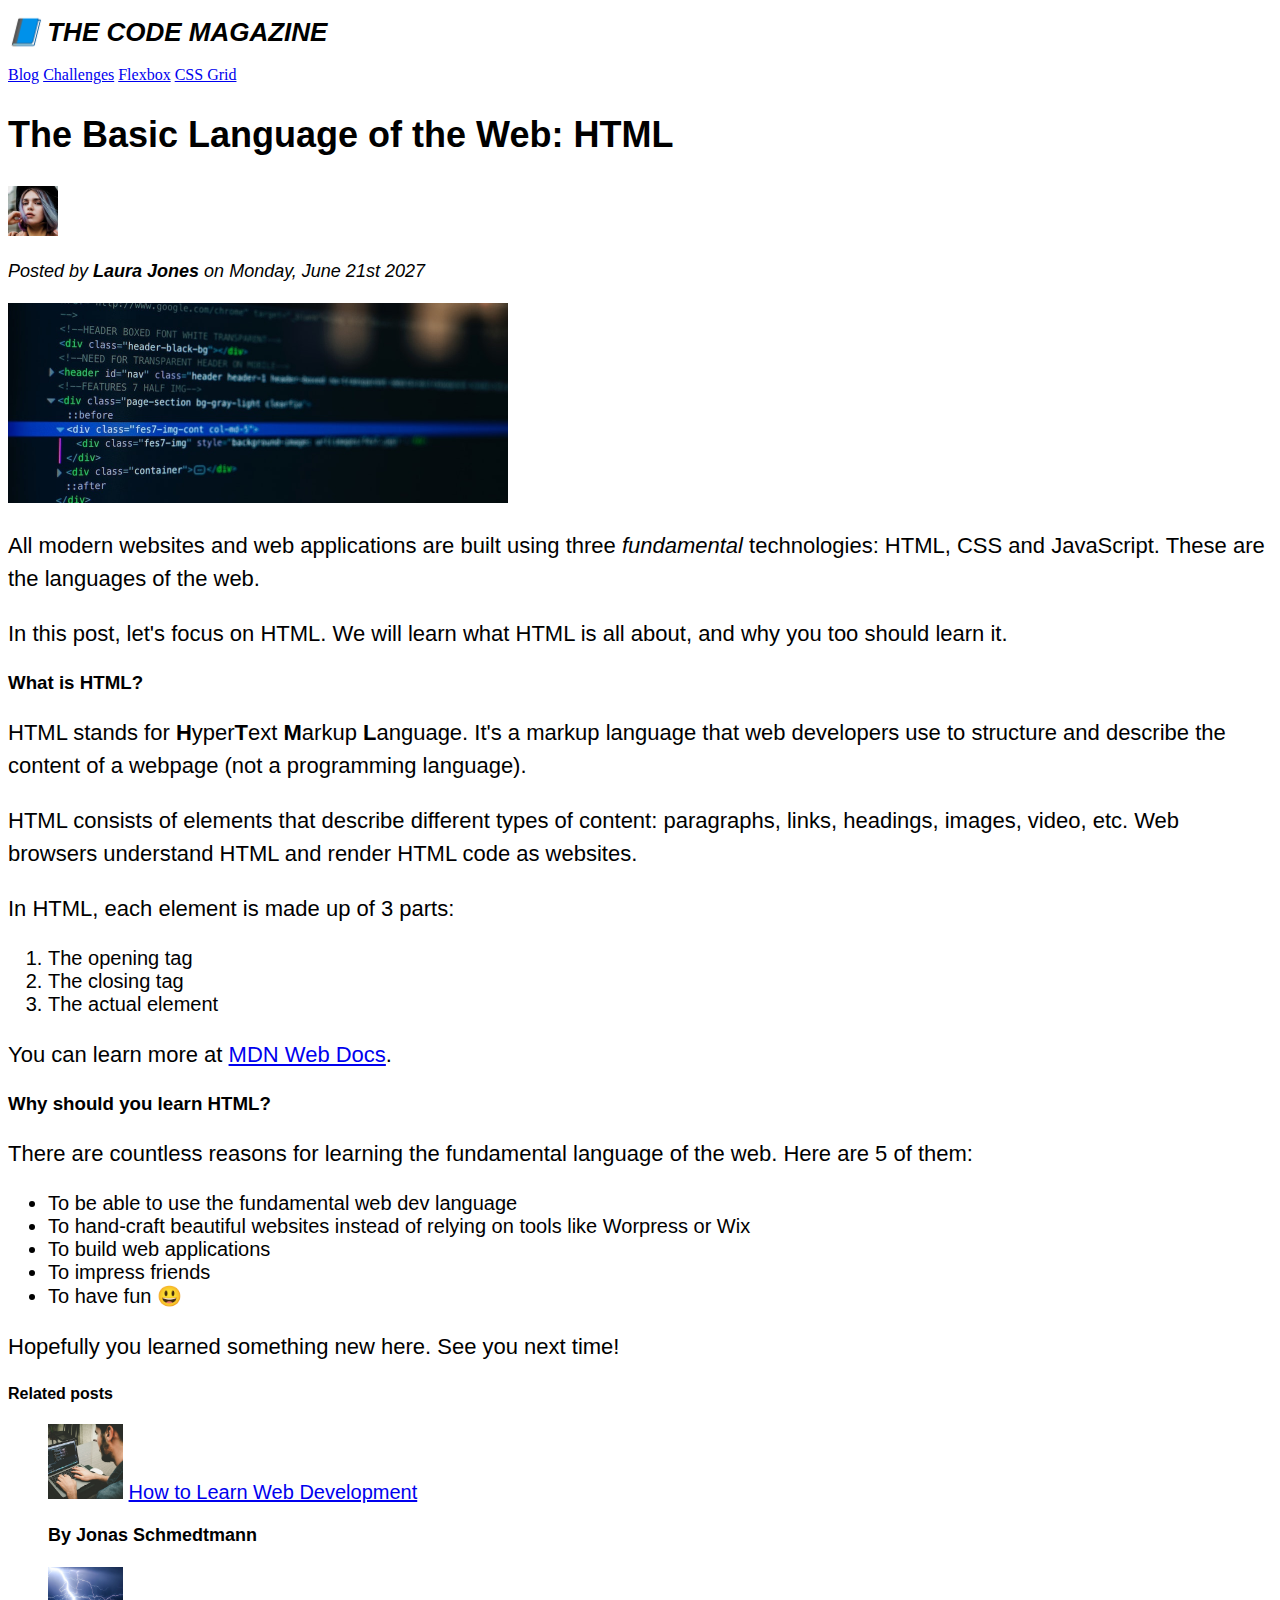
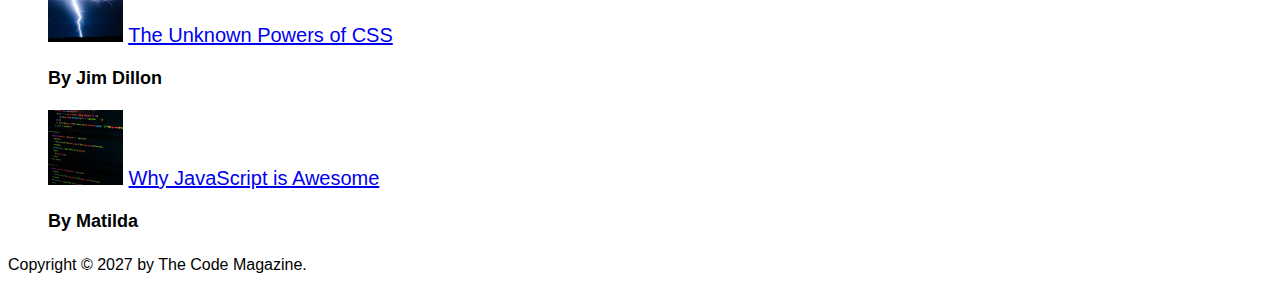
<file: starter/03-CSS-Fundamentals/index.html>
<!DOCTYPE html>
<html lang="en">
  <head>
    <meta charset="UTF-8" />
    <link rel="stylesheet" href="./style.css">
    <title>The Basic Language of the Web: HTML</title>
  </head>

  <body>
    <header>
      <h1>📘 The Code Magazine</h1>

      <nav>
        <a href="blog.html">Blog</a>
        <a href="#">Challenges</a>
        <a href="#">Flexbox</a>
        <a href="#">CSS Grid</a>
      </nav>
    </header>

    <article>
      <header>
        <h2>The Basic Language of the Web: HTML</h2>

        <img
          src="img/laura-jones.jpg"
          alt="Headshot of Laura Jones"
          height="50"
          width="50"
        />

        <p id="author">Posted by <strong>Laura Jones</strong> on Monday, June 21st 2027</p>

        <img
          src="img/post-img.jpg"
          alt="HTML code on a screen"
          width="500"
          height="200"
        />
      </header>

      <p>
        All modern websites and web applications are built using three
        <em>fundamental</em>
        technologies: HTML, CSS and JavaScript. These are the languages of the
        web.
      </p>

      <p>
        In this post, let's focus on HTML. We will learn what HTML is all about,
        and why you too should learn it.
      </p>

      <h3>What is HTML?</h3>
      <p>
        HTML stands for <strong>H</strong>yper<strong>T</strong>ext
        <strong>M</strong>arkup <strong>L</strong>anguage. It's a markup
        language that web developers use to structure and describe the content
        of a webpage (not a programming language).
      </p>
      <p>
        HTML consists of elements that describe different types of content:
        paragraphs, links, headings, images, video, etc. Web browsers understand
        HTML and render HTML code as websites.
      </p>
      <p>In HTML, each element is made up of 3 parts:</p>

      <ol>
        <li>The opening tag</li>
        <li>The closing tag</li>
        <li>The actual element</li>
      </ol>

      <p>
        You can learn more at
        <a
          href="https://developer.mozilla.org/en-US/docs/Web/HTML"
          target="_blank"
          >MDN Web Docs</a
        >.
      </p>

      <h3>Why should you learn HTML?</h3>

      <p>
        There are countless reasons for learning the fundamental language of the
        web. Here are 5 of them:
      </p>

      <ul>
        <li>To be able to use the fundamental web dev language</li>
        <li>
          To hand-craft beautiful websites instead of relying on tools like
          Worpress or Wix
        </li>
        <li>To build web applications</li>
        <li>To impress friends</li>
        <li>To have fun 😃</li>
      </ul>

      <p>Hopefully you learned something new here. See you next time!</p>
    </article>

    <aside>
      <h4>Related posts</h4>

      <ul class="related">
        <li>
          <img
            src="img/related-1.jpg"
            alt="Person programming"
            width="75"
            width="75"
          />
          <a href="#">How to Learn Web Development</a>
          <p class="related-author">By Jonas Schmedtmann</p>
        </li>
        <li>
          <img src="img/related-2.jpg" alt="Lightning" width="75" heigth="75" />
          <a href="#">The Unknown Powers of CSS</a>
          <p class="related-author">By Jim Dillon</p>
        </li>
        <li>
          <img
            src="img/related-3.jpg"
            alt="JavaScript code on a screen"
            width="75"
            height="75"
          />
          <a href="#">Why JavaScript is Awesome</a>
          <p class="related-author">By Matilda</p>
        </li>
      </ul>
    </aside>

    <footer>
      <p>Copyright &copy; 2027 by The Code Magazine.</p>
    </footer>
  </body>
</html>
</file>
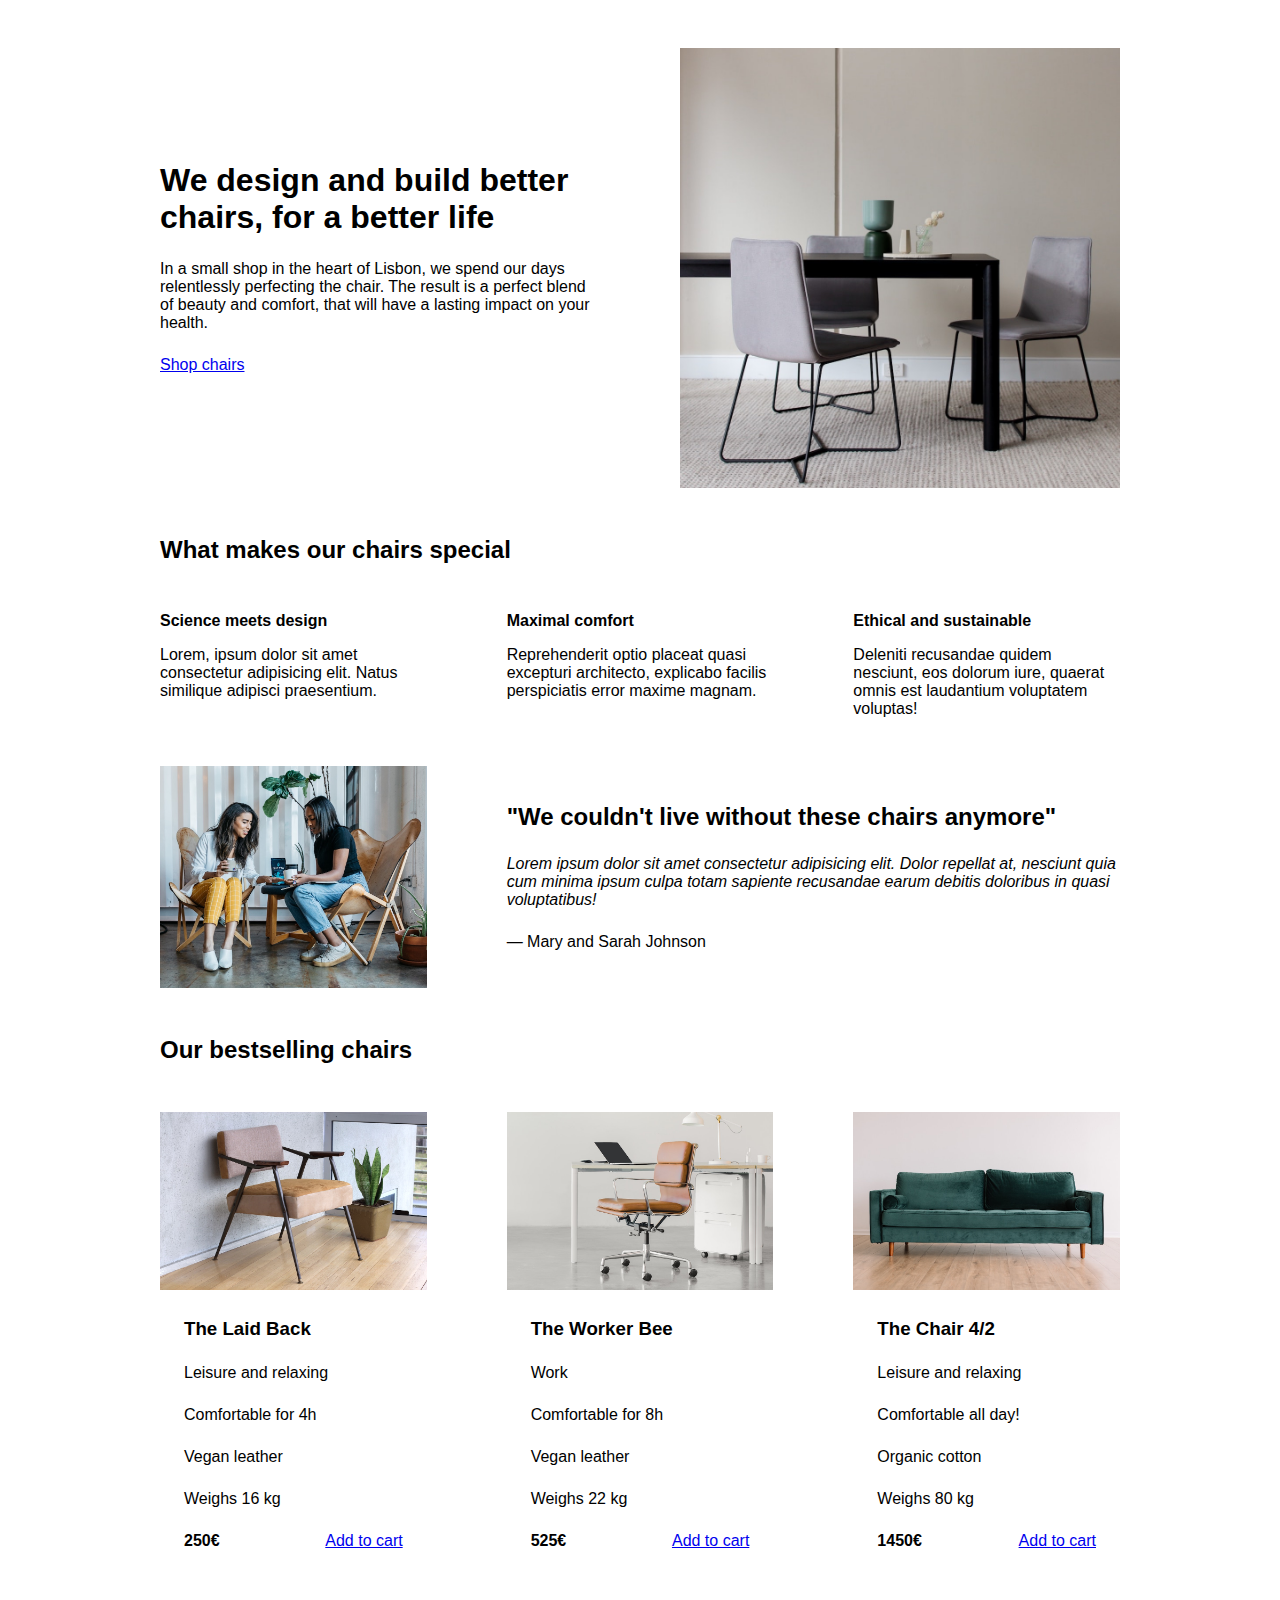
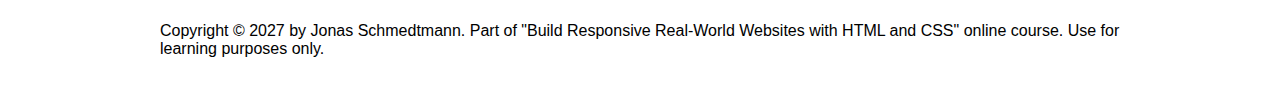
<file: starter/05-Design/index.html>
<!DOCTYPE html>
<html lang="en">
  <head>
    <meta charset="UTF-8" />
    <meta http-equiv="X-UA-Compatible" content="IE=edge" />
    <meta name="viewport" content="width=device-width, initial-scale=1.0" />

    <link rel="stylesheet" href="style.css" />
    <title>Lisbon Chair Shop</title>
  </head>
  <body>
    <div class="container">
      <header>
        <div class="header-text-box">
          <h1>We design and build better chairs, for a better life</h1>
          <p class="header-text">
            In a small shop in the heart of Lisbon, we spend our days
            relentlessly perfecting the chair. The result is a perfect blend of
            beauty and comfort, that will have a lasting impact on your health.
          </p>
          <a class="btn btn--big" href="#">Shop chairs</a>
        </div>
        <img src="hero.jpg" alt="Photo" />
      </header>

      <section>
        <h2>What makes our chairs special</h2>
        <div class="grid-3-cols">
          <div>
            <p class="features-title"><strong>Science meets design</strong></p>
            <p class="features-text">
              Lorem, ipsum dolor sit amet consectetur adipisicing elit. Natus
              similique adipisci praesentium.
            </p>
          </div>

          <div>
            <p class="features-title">
              <strong>Maximal comfort</strong>
            </p>
            <p class="features-text">
              Reprehenderit optio placeat quasi excepturi architecto, explicabo
              facilis perspiciatis error maxime magnam.
            </p>
          </div>

          <div>
            <p class="features-title">
              <strong>Ethical and sustainable</strong>
            </p>
            <p class="features-text">
              Deleniti recusandae quidem nesciunt, eos dolorum iure, quaerat
              omnis est laudantium voluptatem voluptas!
            </p>
          </div>
        </div>
      </section>

      <section class="testimonial-section">
        <div class="grid-3-cols">
          <img src="customers.jpg" alt="People sitting on chairs" />
          <div class="testimonial-box">
            <h2>"We couldn't live without these chairs anymore"</h2>
            <blockquote class="testimonial-text">
              Lorem ipsum dolor sit amet consectetur adipisicing elit. Dolor
              repellat at, nesciunt quia cum minima ipsum culpa totam sapiente
              recusandae earum debitis doloribus in quasi voluptatibus!
            </blockquote>
            <p class="testimonial-author">&mdash; Mary and Sarah Johnson</p>
          </div>
        </div>
      </section>

      <section>
        <h2>Our bestselling chairs</h2>
        <div class="grid-3-cols">
          <figure class="chair">
            <img src="chair-1.jpg" alt="Chair" />
            <div class="chair-box">
              <h3>The Laid Back</h3>
              <ul class="chair-details">
                <li>
                  <!-- Span is a generic INLINE text element, it doesn't have any meaning. It's like a div element, but inline -->
                  <span>Leisure and relaxing</span>
                </li>
                <li>
                  <span>Comfortable for 4h</span>
                </li>
                <li>
                  <span>Vegan leather</span>
                </li>
                <li>
                  <span>Weighs 16 kg</span>
                </li>
              </ul>
              <div class="chair-price">
                <strong>250€</strong>
                <a href="#" class="btn btn--small">Add to cart</a>
              </div>
            </div>
          </figure>

          <figure class="chair">
            <img src="chair-2.jpg" alt="Chair" />
            <div class="chair-box">
              <h3>The Worker Bee</h3>
              <ul class="chair-details">
                <li>
                  <span>Work</span>
                </li>
                <li>
                  <span>Comfortable for 8h</span>
                </li>
                <li>
                  <span>Vegan leather</span>
                </li>
                <li>
                  <span>Weighs 22 kg</span>
                </li>
              </ul>
              <div class="chair-price">
                <strong>525€</strong>
                <a href="#" class="btn btn--small">Add to cart</a>
              </div>
            </div>
          </figure>

          <figure class="chair">
            <img src="chair-3.jpg" alt="Chair" />
            <div class="chair-box">
              <h3>The Chair 4/2</h3>
              <ul class="chair-details">
                <li>
                  <span>Leisure and relaxing</span>
                </li>
                <li>
                  <span>Comfortable all day!</span>
                </li>
                <li>
                  <span>Organic cotton</span>
                </li>
                <li>
                  <span>Weighs 80 kg</span>
                </li>
              </ul>
              <div class="chair-price">
                <strong>1450€</strong>
                <a href="#" class="btn btn--small">Add to cart</a>
              </div>
            </div>
          </figure>
        </div>
      </section>

      <footer>
        Copyright &copy; 2027 by Jonas Schmedtmann. Part of "Build Responsive
        Real-World Websites with HTML and CSS" online course. Use for learning
        purposes only.
      </footer>
    </div>
  </body>
</html>
</file>
<file: final/03-CSS-Fundamentals/style.css>
* {
  /* border-top: 10px solid #1098ad; */
  margin: 0;
  padding: 0;
}

/* PAGE SECTIONS */
body {
  color: #444;
  font-family: sans-serif;

  border-top: 10px solid #1098ad;
  position: relative;
}

.container {
  width: 800px;
  /* margin-left: auto;
  margin-right: auto; */
  margin: 0 auto;
}

.main-header {
  background-color: #f7f7f7;
  /* padding: 20px;
  padding-left: 40px;
  padding-right: 40px; */
  padding: 20px 40px;
  margin-bottom: 60px;
  /* height: 80px; */
}

nav {
  font-size: 18px;
  /* text-align: center; */
}

article {
  margin-bottom: 60px;
}

.post-header {
  margin-bottom: 40px;
  /* position: relative; */
}

aside {
  background-color: #f7f7f7;
  border-top: 5px solid #1098ad;
  border-bottom: 5px solid #1098ad;
  /* padding-top: 50px;
  padding-bottom: 50px; */
  padding: 50px 0;
  width: 500px;
}

/* SMALLER ELEMENTS */
h1,
h2,
h3 {
  color: #1098ad;
}

h1 {
  font-size: 26px;
  text-transform: uppercase;
  font-style: italic;
}

h2 {
  font-size: 40px;
  margin-bottom: 30px;
}

h3 {
  font-size: 30px;
  margin-bottom: 20px;
  margin-top: 40px;
}

h4 {
  font-size: 20px;
  text-transform: uppercase;
  text-align: center;
}

p {
  font-size: 22px;
  line-height: 1.5;
  margin-bottom: 15px;
}

ul,
ol {
  margin-left: 50px;
  margin-bottom: 20px;
}

li {
  font-size: 20px;
  margin-bottom: 10px;
  /* display: inline; */
}

li:last-child {
  margin-bottom: 0;
}

/* footer p {
  font-size: 16px;
} */

/* article header p {
  font-style: italic;
} */

#author {
  font-style: italic;
  font-size: 18px;
}

#copyright {
  font-size: 16px;
}

.related-author {
  font-size: 18px;
  font-weight: bold;
}

/* ul {
  list-style: none;
} */

.related {
  list-style: none;
}

body {
  /* background-color: orangered; */
}

/* .first-li {
  font-weight: bold;
} */

li:first-child {
  font-weight: bold;
}

li:last-child {
  font-style: italic;
}

li:nth-child(even) {
  /* color: red; */
}

/* Misconception: this won't work! */
article p:first-child {
  color: red;
}

/* Styling links */
a:link {
  color: #1098ad;
  text-decoration: none;
}

a:visited {
  /* color: #777; */
  color: #1098ad;
}

a:hover {
  color: orangered;
  font-weight: bold;
  text-decoration: underline orangered;
}

a:active {
  background-color: black;
  font-style: italic;
}
/* LVHA */

.post-img {
  width: 100%;
  height: auto;
}

nav a:link {
  /* background-color: orangered;
  margin: 20px;
  padding: 20px;

  display: block; */

  margin-right: 30px;
  margin-top: 10px;
  display: inline-block;
}

nav a:link:last-child {
  margin-right: 0;
}

button {
  font-size: 22px;
  padding: 20px;
  cursor: pointer;

  position: absolute;
  /* top: 50px;
  left: 50px; */
  bottom: 50px;
  right: 50px;
}

h1::first-letter {
  font-style: normal;
  margin-right: 5px;
}

h3 + p::first-line {
  /* color: red; */
}

h2 {
  /* background-color: orange; */
  position: relative;
}

h2::before {
  content: "TOP";
  background-color: #ffe70e;
  color: #444;
  font-size: 16px;
  font-weight: bold;
  display: inline-block;
  padding: 5px 10px;
  position: absolute;
  top: -10px;
  right: -25px;
}

/* Resolving conflicts */
/* #copyright {
  color: red;
}

.copyright {
  color: blue;
}

.text {
  color: yellow;
}

footer p {
  color: green !important;
} */

/* nav a:link,
nav p {
  font-size: 18px;
} */
</file>
<file: final/04-CSS-Layouts/style.css>
* {
  /* border-top: 10px solid #1098ad; */
  margin: 0;
  padding: 0;
  box-sizing: border-box;
}

/* PAGE SECTIONS */
body {
  color: #444;
  font-family: sans-serif;

  border-top: 10px solid #1098ad;
  position: relative;
}

.container {
  width: 1200px;
  /* margin-left: auto;
  margin-right: auto; */
  margin: 0 auto;
}

.main-header {
  background-color: #f7f7f7;
  /* padding: 20px;
  padding-left: 40px;
  padding-right: 40px; */
  padding: 20px 40px;
  /* margin-bottom: 60px; */
  /* height: 80px; */
}

nav {
  font-size: 18px;
  /* text-align: center; */
}

article {
  /* margin-bottom: 60px; */
}

.post-header {
  margin-bottom: 40px;
  /* position: relative; */
}

aside {
  background-color: #f7f7f7;
  border-top: 5px solid #1098ad;
  border-bottom: 5px solid #1098ad;
  padding: 50px 40px;
}

/* SMALLER ELEMENTS */
h1,
h2,
h3 {
  color: #1098ad;
}

h1 {
  font-size: 26px;
  text-transform: uppercase;
  font-style: italic;
}

h2 {
  font-size: 40px;
  margin-bottom: 30px;
}

h3 {
  font-size: 30px;
  margin-bottom: 20px;
  margin-top: 40px;
}

h4 {
  font-size: 20px;
  text-transform: uppercase;
  text-align: center;
  margin-bottom: 30px;
}

p {
  font-size: 22px;
  line-height: 1.5;
  margin-bottom: 15px;
}

ul,
ol {
  margin-left: 50px;
  margin-bottom: 20px;
}

li {
  font-size: 20px;
  margin-bottom: 10px;
  /* display: inline; */
}

li:last-child {
  margin-bottom: 0;
}

/* footer p {
  font-size: 16px;
} */

/* article header p {
  font-style: italic;
} */

#author {
  font-style: italic;
  font-size: 18px;
}

#copyright {
  font-size: 16px;
}

.related-author {
  font-size: 18px;
  font-weight: bold;
}

/* ul {
  list-style: none;
} */

.related {
  list-style: none;
  margin-left: 0;
}

body {
  /* background-color: orangered; */
}

/* .first-li {
  font-weight: bold;
} */

li:first-child {
  font-weight: bold;
}

li:last-child {
  font-style: italic;
}

li:nth-child(even) {
  /* color: red; */
}

/* Misconception: this won't work! */
article p:first-child {
  color: red;
}

/* Styling links */
a:link {
  color: #1098ad;
  text-decoration: none;
}

a:visited {
  /* color: #777; */
  color: #1098ad;
}

a:hover {
  color: orangered;
  font-weight: bold;
  text-decoration: underline orangered;
}

a:active {
  background-color: black;
  font-style: italic;
}
/* LVHA */

.post-img {
  width: 100%;
  height: auto;
}

nav a:link {
  /* background-color: orangered;
  margin: 20px;
  padding: 20px;

  display: block; */

  margin-right: 30px;
  display: inline-block;
}

nav a:link:last-child {
  margin-right: 0;
}

button {
  font-size: 22px;
  padding: 20px;
  cursor: pointer;

  position: absolute;
  /* top: 50px;
  left: 50px; */
  bottom: 50px;
  right: 50px;
}

h1::first-letter {
  font-style: normal;
  margin-right: 5px;
}

h3 + p::first-line {
  /* color: red; */
}

h2 {
  /* background-color: orange; */
  position: relative;
}

h2::before {
  content: "TOP";
  background-color: #ffe70e;
  color: #444;
  font-size: 16px;
  font-weight: bold;
  display: inline-block;
  padding: 5px 10px;
  position: absolute;
  top: -10px;
  right: -25px;
}

/* Resolving conflicts */
/* #copyright {
  color: red;
}

.copyright {
  color: blue;
}

.text {
  color: yellow;
}

footer p {
  color: green !important;
} */

/* nav a:link,
nav p {
  font-size: 18px;
} */

/* FLOATS */
/*
.author-img {
  float: left;
  margin-bottom: 20px;
}

.author {
  float: left;
  margin-top: 10px;
  margin-left: 20px;
}

h1 {
  float: left;
}

nav {
  float: right;
}

.clear {
  clear: both;
}

.clearfix::after {
  clear: both;
  content: "";
  display: block;
}

article {
  width: 825px;
  float: left;
}

aside {
  width: 300px;
  float: right;
}

footer {
  clear: both;
}
*/

/* FLEXBOX */
.main-header {
  display: flex;
  align-items: center;
  justify-content: space-between;
}

.author-box {
  display: flex;
  align-items: center;
  margin-bottom: 15px;
}

.author {
  margin-bottom: 0;
  margin-left: 15px;
}

.related-post {
  display: flex;
  align-items: center;
  gap: 20px;
  margin-bottom: 30px;
}

.related-link:link {
  font-size: 17px;
  font-weight: bold;
  font-style: normal;
  margin-bottom: 5px;
  display: block;
}

.related-author {
  margin-bottom: 0;
  font-size: 14px;
  font-weight: normal;
  font-style: italic;
}

/* FLEXBOX LAYOUT */
/* .row {
  display: flex;
  align-items: flex-start;
  gap: 75px;
  margin-bottom: 60px;
}

article {
  flex: 1;
  margin-bottom: 0;
}

aside {
  
  DEFAULTS:
  flex-grow: 0;
  flex-shrink: 1;
  flex-basis: auto;

  flex: 0 0 300px;
} */

/* CSS GRID LAYOUT */
.container {
  display: grid;
  grid-template-columns: 1fr 300px;
  column-gap: 75px;
  row-gap: 60px;
  align-items: start;
}

.main-header {
  /* grid-column: 1 / span 2; */
  grid-column: 1 / -1;
}

article {
}

aside {
}

footer {
  grid-column: 1 / -1;
}
</file>
<file: final/05-Design/style.css>
/*
SPACING SYSTEM (px)
2 / 4 / 8 / 12 / 16 / 24 / 32 / 48 / 64 / 80 / 96 / 128

FONT SIZE SYSTEM (px)
10 / 12 / 14 / 16 / 18 / 20 / 24 / 30 / 36 / 44 / 52 / 62 / 74 / 86 / 98
*/

/* 
MAIN COLOR: #087f5b
GREY COLOR: #343a40
*/

* {
  margin: 0;
  padding: 0;
  box-sizing: border-box;
}

/* ------------------------ */
/* GENERAL STYLES */
/* ------------------------ */
body {
  font-family: "Inter", sans-serif;
  color: #343a40;
  border-bottom: 8px solid #087f5b;
}

.container {
  width: 960px;
  margin: 0 auto;
}

header,
section {
  margin-bottom: 96px;
}

h2 {
  margin-bottom: 48px;
  font-size: 36px;
  letter-spacing: -0.5px;
  /* 24 / 30 / 36 */
}

.grid-3-cols {
  display: grid;
  grid-template-columns: repeat(3, 1fr);
  column-gap: 80px;
}

.btn:link,
.btn:visited {
  background-color: #087f5b;
  color: #fff;
  text-decoration: none;
  text-transform: uppercase;
  font-weight: 500;

  display: inline-block;
  border-radius: 100px;
}

.btn:hover,
.btn:active {
  background-color: #099268;
}

.btn--big {
  font-size: 18px;
  padding: 16px 32px;
}

.btn--small {
  font-size: 14px;
  padding: 8px 12px;
}

img {
  border-radius: 12px;
}

/* ------------------------ */
/* COMPONENT STYLES */
/* ------------------------ */

/* HEADER */
header {
  display: grid;
  grid-template-columns: repeat(2, 1fr);
  column-gap: 80px;
  margin-top: 64px;
}

.header-text-box {
  align-self: center;
}

h1 {
  margin-bottom: 32px;
  font-size: 44px;
  line-height: 1.1;
  letter-spacing: -1px;
  /* 44 / 52 / 62 */

  /* text-shadow: 0 5px 5px rgba(0, 0, 0, 0.2); */
}

.header-text {
  margin-bottom: 24px;
  font-size: 18px;
  line-height: 1.7;
}

img {
  width: 100%;
}

/* FEATURES */
.features-icon {
  stroke: #087f5b;
  width: 32px;
  heigh: 32px;
  margin-bottom: 24px;
}

.features-title {
  margin-bottom: 16px;
  font-size: 20px;
}

.features-text {
  font-size: 18px;
  line-height: 1.7;
}

/* TESTIMONIAL */
.testimonial-section {
  background-color: #087f5b;
  color: #fff;
  padding: 24px;
  border-radius: 12px;
}

.testimonial-box {
  grid-column: 2 / -1;
  align-self: center;
}

.testimonial-box h2 {
  margin-bottom: 24px;
  /* 20 / 24 / 30 */
  font-size: 24px;
}

.testimonial-text {
  font-style: italic;
  margin-bottom: 24px;
  font-size: 18px;
  line-height: 1.7;
  color: ##e6fcf5;
}

.testimonial-author {
  color: #c3fae8;
}

/* CHAIRS */
.chair {
  box-shadow: 0 20px 30px 0 rgba(0, 0, 0, 0.07);
  border-radius: 12px;
}

.chair img {
  border-bottom-left-radius: 0;
  border-bottom-right-radius: 0;
}

.chair-box {
  padding: 32px;
}

h3 {
  margin-bottom: 24px;
  font-size: 20px;
}

.chair-details {
  list-style: none;
  margin-bottom: 48px;
}

.chair-details li {
  display: flex;
  align-items: center;
  gap: 12px;
  margin-bottom: 16px;
}

.chair-details li:last-child {
  margin-bottom: 0;
}

.chair-icon {
  stroke: #087f5b;
  width: 24px;
  height: 24px;
}

.chair-price {
  display: flex;
  justify-content: space-between;
  align-items: center;
  font-size: 20px;
}

footer {
  margin-bottom: 48px;
  font-size: 14px;
  color: #495057;
}
</file>
<file: starter/03-CSS-Fundamentals/style.css>
h1,
h2,
h3,
h4,
li,
p {
  font-family: sans-serif;
}

h1 {
  font-size: 26px;
  text-transform: uppercase;
  font-style: italic;
}

h2 {
  font-size: 36px;
}

p {
  font-size: 22px;
  line-height: 1.5;
}

footer p {
  font-size: 16px; 
}

li {
  font-size: 20px;
}

/* 
h1 = selector 
{} = declaration block
color: aqua = declaration
color = property
aqua = value
*/

#author {
  font-style: italic;
  font-size: 18px;
}

.related-author {
  font-size: 18px;
  font-weight: bold ;
}

.related {
  list-style: none;
}
</file>
<file: starter/05-Design/style.css>
/*
SPACING SYSTEM (px)
2 / 4 / 8 / 12 / 16 / 24 / 32 / 48 / 64 / 80 / 96 / 128

FONT SIZE SYSTEM (px)
10 / 12 / 14 / 16 / 18 / 20 / 24 / 30 / 36 / 44 / 52 / 62 / 74 / 86 / 98
*/

* {
  margin: 0;
  padding: 0;
  box-sizing: border-box;
}

/* ------------------------ */
/* GENERAL STYLES */
/* ------------------------ */
body {
  font-family: sans-serif;
}

.container {
  width: 960px;
  margin: 0 auto;
}

header,
section {
  margin-bottom: 48px;
}

h2 {
  margin-bottom: 48px;
}

.grid-3-cols {
  display: grid;
  grid-template-columns: repeat(3, 1fr);
  column-gap: 80px;
}

/* ------------------------ */
/* COMPONENT STYLES */
/* ------------------------ */

/* HEADER */
header {
  display: grid;
  grid-template-columns: repeat(2, 1fr);
  column-gap: 80px;
  margin-top: 48px;
}

.header-text-box {
  align-self: center;
}

h1 {
  margin-bottom: 24px;
}

.header-text {
  margin-bottom: 24px;
}

img {
  width: 100%;
}

/* FEATURES */
.features-icon {
}

.features-title {
  margin-bottom: 16px;
}

.features-text {
}

/* TESTIMONIAL */
.testimonial-section {
}

.testimonial-box {
  grid-column: 2 / -1;
  align-self: center;
}

.testimonial-box h2 {
  margin-bottom: 24px;
}

.testimonial-text {
  font-style: italic;
  margin-bottom: 24px;
}

/* CHAIRS */
.chair-box {
  padding: 24px;
}

h3 {
  margin-bottom: 24px;
}

.chair-details {
  list-style: none;
  margin-bottom: 24px;
}

.chair-details li {
  display: flex;
  align-items: center;
  gap: 12px;
  margin-bottom: 24px;
}

.chair-details li:last-child {
  margin-bottom: 0;
}

.chair-icon {
}

.chair-price {
  display: flex;
  justify-content: space-between;
}

footer {
  margin-bottom: 48px;
}
</file>
